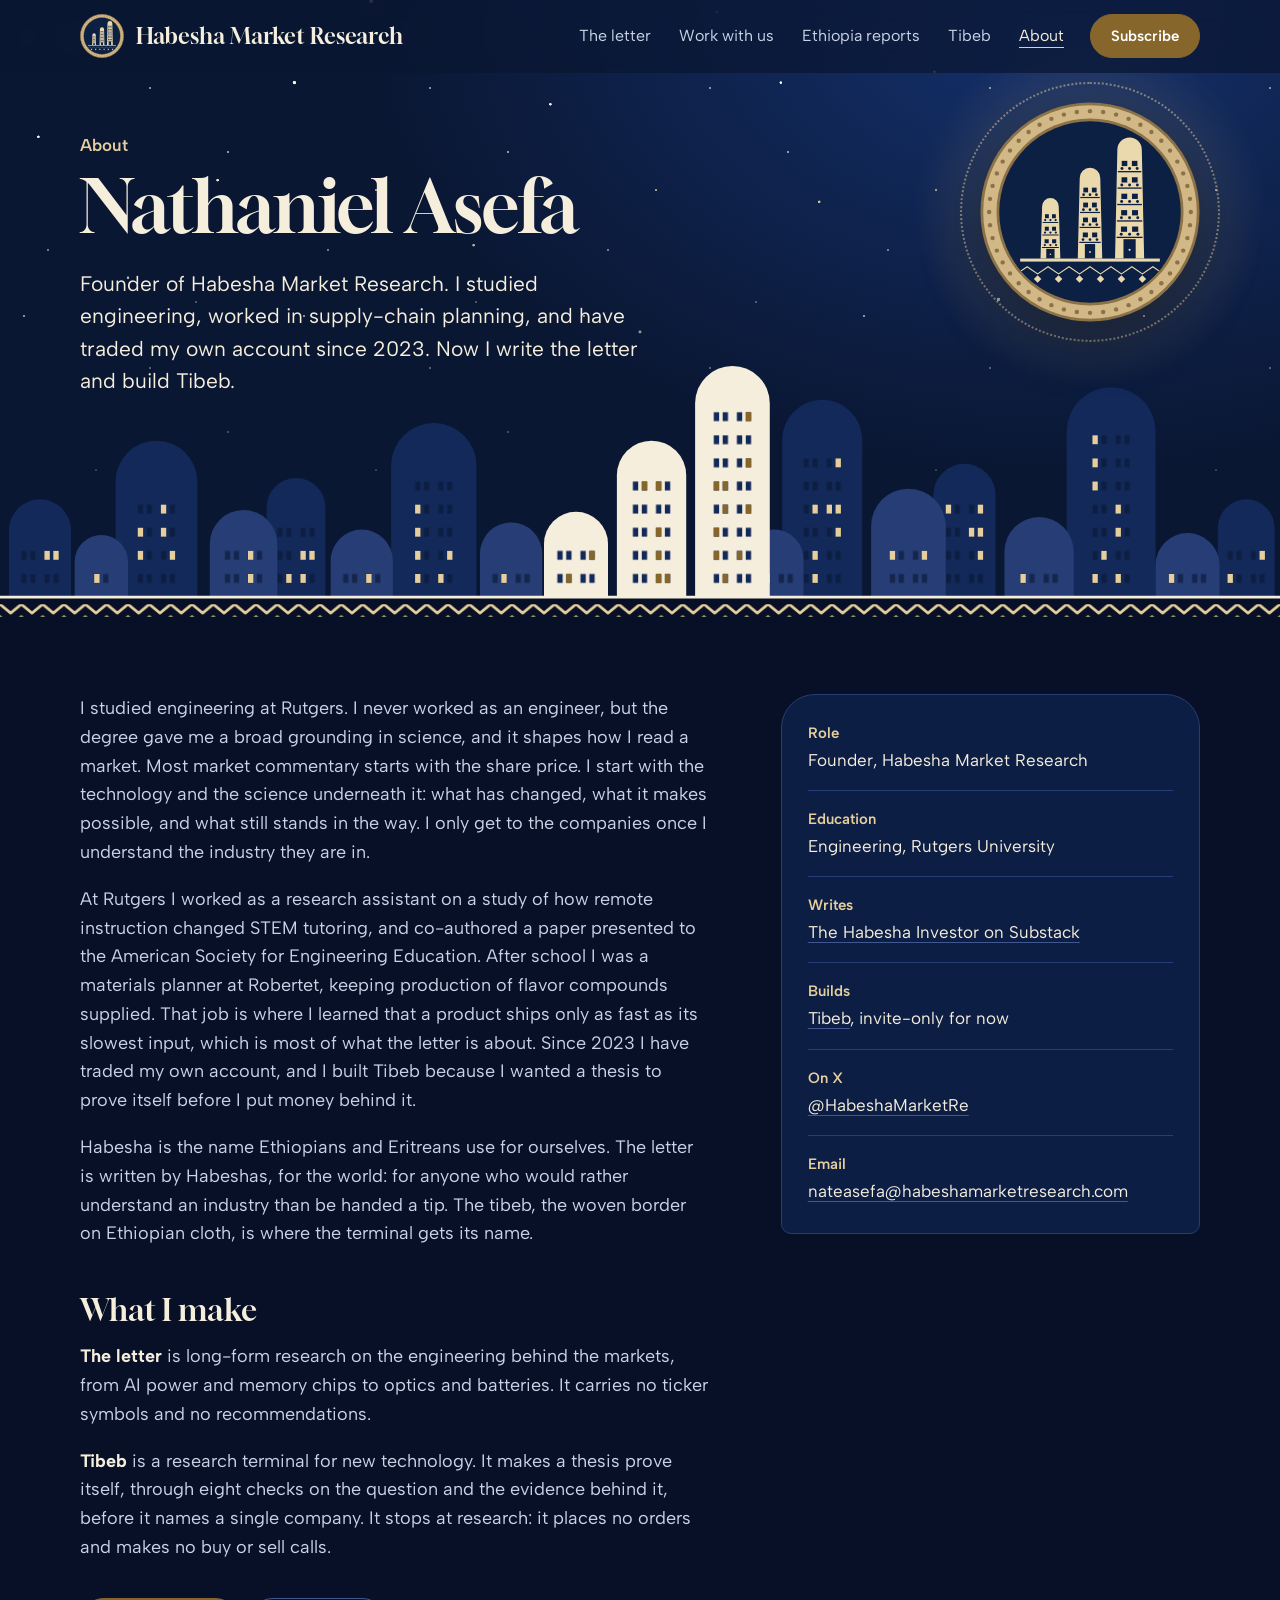
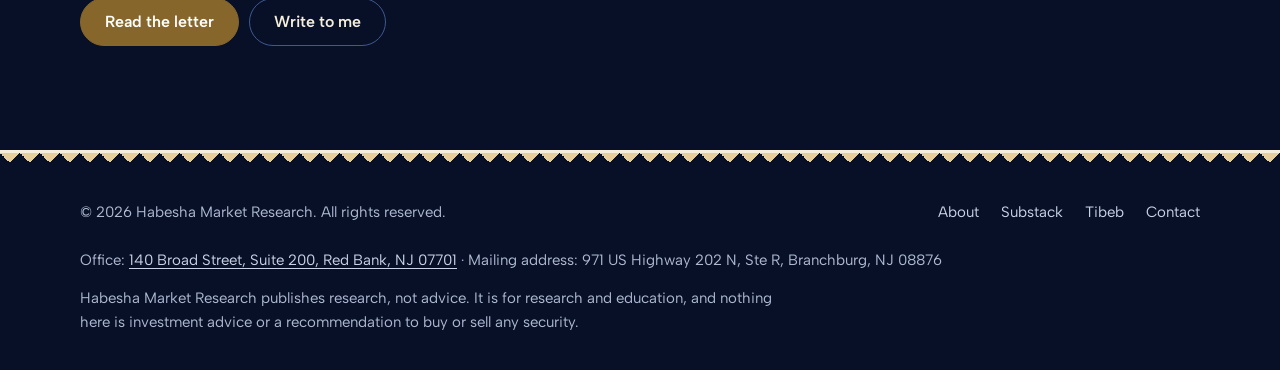
<file: about/index.html>
<!DOCTYPE html>
<html lang="en">
<head>
<meta charset="UTF-8"/>
<meta name="viewport" content="width=device-width, initial-scale=1.0, viewport-fit=cover"/>
<title>About · Habesha Market Research</title>
<meta name="description" content="Habesha Market Research is run by Nathaniel Asefa, who studied engineering at Rutgers, writes the letter and builds Tibeb."/>
<meta property="og:title" content="About · Habesha Market Research"/>
<meta property="og:description" content="Who is behind Habesha Market Research: Nathaniel Asefa, who studied engineering at Rutgers, writes the letter and builds Tibeb."/>
<meta property="og:image" content="https://www.habeshamarketresearch.com/assets/og-logo.png"/>
<meta property="og:type" content="profile"/>
<meta property="og:url" content="https://www.habeshamarketresearch.com/about/"/>
<link rel="canonical" href="https://www.habeshamarketresearch.com/about/"/>
<meta name="theme-color" content="#0A1733"/>
<link rel="icon" href="/favicon.ico" sizes="48x48"/>
<link rel="icon" type="image/png" sizes="32x32" href="/assets/favicon-32.png"/>
<link rel="icon" type="image/png" sizes="16x16" href="/assets/favicon-16.png"/>
<link rel="apple-touch-icon" sizes="180x180" href="/assets/apple-touch-icon.png"/>
<link rel="preconnect" href="https://fonts.googleapis.com"/>
<link rel="preconnect" href="https://fonts.gstatic.com" crossorigin/>
<link href="https://fonts.googleapis.com/css2?family=Gloock&family=Albert+Sans:wght@400..700&family=Noto+Serif+Ethiopic:wght@400..700&display=swap" rel="stylesheet"/>
<script>
/* The page plays once on load, and the sky keeps moving. Without this class
   (no script, or the visitor asked for reduced motion) every element is in
   its finished state. The styles and what moves are in /assets/site.css. */
if (!window.matchMedia || !window.matchMedia('(prefers-reduced-motion: reduce)').matches) {
  document.documentElement.className += ' anim';
}
</script>
<link rel="stylesheet" href="/assets/site.css?v=20261111b"/>
<script src="/assets/site.js?v=20261111b" defer></script>
<script type="application/ld+json">
{"@context":"https://schema.org","@type":"Organization","name":"Habesha Market Research","url":"https://www.habeshamarketresearch.com","email":"nateasefa@habeshamarketresearch.com","address":{"@type":"PostalAddress","streetAddress":"140 Broad Street, Suite 200","addressLocality":"Red Bank","addressRegion":"NJ","postalCode":"07701","addressCountry":"US"}}
</script>
</head>
<body>
<a class="skip" href="#main">Skip to the content</a>

<header class="nav" id="nav">
  <div class="nav-in">
    <a href="/" class="brand" aria-label="Habesha Market Research, home"><img class="brand-emblem" src="/assets/emblem.svg" alt="" width="44" height="44"/><span class="brand-name" aria-hidden="true">Habesha Market Research</span></a>
    <button class="nav-burger" id="navBurger" type="button" aria-label="Menu" aria-expanded="false" aria-controls="navLinks">
      <svg width="18" height="18" viewBox="0 0 18 18" fill="none" stroke="currentColor" stroke-width="1.6" stroke-linecap="round" aria-hidden="true"><path d="M2.5 5h13M2.5 9h13M2.5 13h13"/></svg>
    </button>
    <nav class="nav-links" id="navLinks" aria-label="Site">
      <a href="/#letter">The letter</a>
      <a href="/#work">Work with us</a>
      <a href="/#ethiopia">Ethiopia reports</a>
      <a href="https://www.tibeb.trade/landing.html">Tibeb</a>
      <a href="/about/" aria-current="page">About</a>
      <a href="/#subscribe" class="btn btn-primary">Subscribe</a>
    </nav>
  </div>
</header>

<main id="main">
<section class="about-sky sky">
  <div class="stars stars-1" aria-hidden="true"></div>
  <div class="stars stars-2" aria-hidden="true"></div>
  <div class="shoot" aria-hidden="true"></div>
  <div class="wrap">
    <div class="moon" aria-hidden="true"><div class="moon-in"><span class="moon-halo"></span><span class="moon-ring"></span><img src="/assets/emblem.svg" alt="" width="220" height="220"/></div></div>
    <p class="kicker">About</p>
    <h1><span class="w" style="--d:.2s">Nathaniel</span> <span class="w" style="--d:.34s">Asefa</span></h1>
    <p class="lede">
      Founder of Habesha Market Research. I studied engineering, worked in supply-chain planning, and have
      traded my own account since 2023. Now I write the letter and build Tibeb.
    </p>
  </div>
  <div class="skyline" data-src="/assets/skyline.svg?v=20261111b" aria-hidden="true"></div>
</section>

<div class="about">
  <div class="wrap about-grid">
    <article class="reveal">
      <div class="prose">
        <p>
          I studied engineering at Rutgers. I never worked as an engineer, but the degree gave me a broad grounding in
          science, and it shapes how I read a market. Most market commentary
          starts with the share price. I start with
          the technology and the science underneath it: what has changed, what it makes possible, and what still
          stands in the way.
          I only get to the companies once I understand the industry they are in.
        </p>
        <p>
          At Rutgers I worked as a research assistant on a study of how remote instruction changed STEM tutoring,
          and co-authored a paper presented to the American Society for Engineering Education. After school I
          was a materials planner at Robertet, keeping production of flavor compounds supplied. That job is where
          I learned that a product ships only as fast as its slowest input, which is most of what the letter is
          about. Since 2023 I have traded my own account, and I built Tibeb because I wanted a thesis to prove
          itself before I put money behind it.
        </p>
        <p>
          Habesha is the name Ethiopians and Eritreans use for ourselves. The letter is written by Habeshas, for
          the world: for anyone who would rather understand an industry than be handed a tip. The tibeb, the woven
          border on Ethiopian cloth, is where the terminal gets its name.
        </p>

        <h2>What I make</h2>
        <p>
          <strong>The letter</strong> is long-form research on the engineering behind the markets, from AI power
          and memory chips to optics and batteries. It carries no ticker symbols and no recommendations.
        </p>
        <p>
          <strong>Tibeb</strong> is a research terminal for new technology. It makes a thesis prove itself, through
          eight checks on the question and the evidence behind it, before it names a single company. It stops at
          research: it places no orders and makes no buy or sell calls.
        </p>
      </div>

      <div class="cta">
        <a href="https://thehabeshainvestor.substack.com" target="_blank" rel="noopener" class="btn btn-primary">Read the letter</a>
        <a href="mailto:nateasefa@habeshamarketresearch.com" class="btn btn-quiet">Write to me</a>
      </div>
    </article>

    <aside class="reveal" aria-label="At a glance" style="--d:.15s">
      <dl class="facts">
        <div class="fact"><dt>Role</dt><dd>Founder, Habesha Market Research</dd></div>
        <div class="fact"><dt>Education</dt><dd>Engineering, Rutgers University</dd></div>
        <div class="fact"><dt>Writes</dt><dd><a href="https://thehabeshainvestor.substack.com" target="_blank" rel="noopener">The Habesha Investor on Substack</a></dd></div>
        <div class="fact"><dt>Builds</dt><dd><a href="https://www.tibeb.trade/landing.html">Tibeb</a>, invite-only for now</dd></div>
        <div class="fact"><dt>On X</dt><dd><a href="https://x.com/HabeshaMarketRe" target="_blank" rel="noopener">@HabeshaMarketRe</a></dd></div>
        <div class="fact"><dt>Email</dt><dd><a href="mailto:nateasefa@habeshamarketresearch.com">nateasefa@habeshamarketresearch.com</a></dd></div>
      </dl>
    </aside>
  </div>
</div>
</main>

<footer class="footer">
  <div class="footer-in">
    <div>© 2026 Habesha Market Research. All rights reserved.</div>
    <div class="footer-links">
      <a href="/about/">About</a>
      <a href="https://thehabeshainvestor.substack.com" target="_blank" rel="noopener">Substack</a>
      <a href="https://www.tibeb.trade/landing.html">Tibeb</a>
      <a href="mailto:nateasefa@habeshamarketresearch.com">Contact</a>
    </div>
    <address class="footer-addr">Office: <a href="https://www.google.com/maps/search/?api=1&amp;query=140+Broad+Street+Suite+200+Red+Bank+NJ+07701" target="_blank" rel="noopener">140 Broad Street, Suite 200, Red Bank, NJ 07701</a> · Mailing address: 971 US Highway 202 N, Ste R, Branchburg, NJ 08876</address>
    <p class="footer-note">Habesha Market Research publishes research, not advice. It is for research and education, and nothing here is investment advice or a recommendation to buy or sell any security.</p>
  </div>
</footer>
</body>
</html>
</file>
<file: assets/site.css>
/* ══════════════════════════════════════════════════════════════════════
   Habesha Market Research: the night skyline (Nov 2026)

   The coin, made a place. Its navy is the night sky, its champagne is the
   light (the moon, the lit windows, the zigzag under the ground line), and
   its three stelae stand in ivory in a skyline of Aksum stelae. The sky is
   only ever above the ground line: the hero and a page's header. Below it
   the page is the ground, and everything on it is a panel with a stela's
   rounded head.

   Colour carries meaning and nothing else: green is for, red is against.
   Gold with white type is the one thing to press.

   Motion: the page plays once on load (html.anim, set in the head when the
   visitor has not asked for reduced motion) and what is below the first
   screen rises as it is scrolled to (html.js, set by site.js). Without
   either class every element is in its finished state.
   ══════════════════════════════════════════════════════════════════════ */
:root {
  --night:    #0A1733;   /* the sky */
  --dusk:     #14306B;   /* the sky near the moon */
  --ground:   #071027;   /* below the ground line */
  --card:     #0D1E45;
  --raised:   #12295A;   /* the coin's disc */
  --line:     #263D75;
  --line-2:   #40588F;
  --ink:      #F6EEDC;   /* ivory: the stelae, and words */
  --ink-2:    #C9D2E6;
  --ink-3:    #AEB9D1;
  --accent:   #E6CF9C;   /* champagne: the rim, the light */
  --gold:     #86662A;   /* what is pressed */
  --gold-hi:  #9B7732;
  --on-gold:  #FFFFFF;
  --green:    #5CBF98;
  --red:      #E8746E;

  --display: 'Gloock', 'Noto Serif Ethiopic', Georgia, 'Times New Roman', serif;
  --body:    'Albert Sans', system-ui, -apple-system, 'Segoe UI', sans-serif;

  --gutter: 40px;
  --wrap:   1200px;
  --sky-h:  max(220px, 25vw);      /* the skyline's height: its drawing is 1440 by 400 */
  --ease:   cubic-bezier(.2, .8, .2, 1);
}
*, *::before, *::after { box-sizing: border-box; }
* { margin: 0; padding: 0; }
html { scroll-behavior: smooth; scroll-padding-top: 96px; -webkit-text-size-adjust: 100%; }
body {
  font-family: var(--body);
  font-size: 18px;
  line-height: 1.6;
  font-variant-numeric: tabular-nums;
  background: var(--ground);
  color: var(--ink);
  -webkit-font-smoothing: antialiased;
  text-rendering: optimizeLegibility;
  overflow-x: hidden;
}
a { color: inherit; }
::selection { background: rgba(230, 207, 156, 0.3); }
:focus-visible { outline: 2px solid var(--accent); outline-offset: 3px; }

.wrap { position: relative; max-width: var(--wrap); margin: 0 auto; padding: 0 var(--gutter); }
.skip {
  position: absolute; left: 12px; top: -60px; z-index: 200;
  padding: 10px 14px; background: var(--ink); color: var(--night);
  font-weight: 600; font-size: 15px; text-decoration: none; border-radius: 8px;
}
.skip:focus { top: 22px; }

/* ─── Buttons ─── */
.btn {
  display: inline-flex; align-items: center; justify-content: center;
  min-height: 48px; padding: 10px 24px;
  border: 1px solid transparent; border-radius: 26px;
  font: 600 16px/1.25 var(--body);
  text-decoration: none; white-space: nowrap; cursor: pointer;
  transition: background 0.2s, border-color 0.2s, color 0.2s, transform 0.2s var(--ease), box-shadow 0.2s;
}
.btn-primary { background: var(--gold); border-color: var(--gold); color: var(--on-gold); }
.btn-primary:hover { background: var(--gold-hi); border-color: var(--gold-hi); transform: translateY(-2px); box-shadow: 0 10px 24px rgba(0, 0, 0, 0.35); }
.btn-quiet { background: transparent; border-color: var(--line-2); color: var(--ink); }
.btn-quiet:hover { border-color: var(--accent); background: rgba(230, 207, 156, 0.08); transform: translateY(-2px); }
.text-link { color: var(--accent); text-decoration: underline; text-decoration-thickness: 1px; text-underline-offset: 3px; }
.text-link:hover { color: var(--ink); text-decoration-thickness: 2px; }

/* ─── Nav ─── */
.nav {
  position: fixed; top: 0; left: 0; right: 0; z-index: 100;
  background: rgba(10, 23, 51, 0.72);
  -webkit-backdrop-filter: blur(12px); backdrop-filter: blur(12px);
  border-bottom: 1px solid transparent;
  transition: border-color 0.2s, background 0.2s;
}
.nav.scrolled { border-bottom-color: var(--line); background: rgba(7, 16, 39, 0.9); }
.nav-in {
  max-width: var(--wrap); margin: 0 auto; padding: 0 var(--gutter);
  height: 72px; display: flex; align-items: center; justify-content: space-between; gap: 24px;
}
.brand { display: inline-flex; align-items: center; gap: 12px; min-height: 44px; text-decoration: none; color: var(--ink); }
.brand-emblem { display: block; height: 44px; width: 44px; transition: transform 0.8s var(--ease); }
.brand:hover .brand-emblem { transform: rotate(360deg); }
.brand-name { font: 400 22px/1.1 var(--display); white-space: nowrap; }
.nav-links { display: flex; align-items: center; gap: 4px; }
.nav-links a { padding: 10px 12px; font-size: 16px; white-space: nowrap; color: var(--ink-2); text-decoration: none; border-radius: 8px; transition: color 0.15s; }
.nav-links a:hover, .nav-links a[aria-current] { color: var(--ink); text-decoration: underline; text-decoration-color: var(--accent); text-underline-offset: 6px; }
.nav-links .btn { margin-left: 10px; min-height: 44px; padding: 8px 20px; font-size: 15px; color: var(--on-gold); border-radius: 22px; }
.nav-links .btn:hover { color: var(--on-gold); text-decoration: none; }
.nav-burger {
  display: none; flex: none; width: 44px; height: 44px;
  align-items: center; justify-content: center;
  background: transparent; border: 1px solid var(--line-2); border-radius: 12px; color: var(--ink); cursor: pointer;
}

/* ─── The sky: stars, a shooting star, the moon, the skyline ─── */
.sky {
  position: relative; overflow: hidden; isolation: isolate;
  background: radial-gradient(1100px 720px at 82% 4%, var(--dusk) 0%, var(--night) 62%);
  --p: 0;                      /* how far the sky has been scrolled past, 0 to 1 (site.js) */
}
.sky::before {
  content: ""; position: absolute; inset: 0 0 calc(var(--sky-h) * 0.4) 0; z-index: -1; pointer-events: none;
  background-image:
    radial-gradient(circle at 24px 36px, rgba(246, 238, 220, 0.75) 0 0.8px, transparent 1.4px),
    radial-gradient(circle at 150px 88px, rgba(246, 238, 220, 0.55) 0 0.7px, transparent 1.3px),
    radial-gradient(circle at 96px 190px, rgba(230, 207, 156, 0.7) 0 0.8px, transparent 1.4px),
    radial-gradient(circle at 228px 152px, rgba(246, 238, 220, 0.6) 0 0.7px, transparent 1.3px),
    radial-gradient(circle at 196px 22px, rgba(246, 238, 220, 0.45) 0 0.6px, transparent 1.2px),
    radial-gradient(circle at 48px 250px, rgba(246, 238, 220, 0.5) 0 0.7px, transparent 1.3px);
  background-size: 280px 280px;
  transform: translate3d(0, calc(var(--p) * 50px), 0);
}
/* The stars thin out lower in the sky, so none sits among the words like a stray full stop. */
.sky::before, .stars {
  -webkit-mask-image: linear-gradient(to bottom, #000 0, #000 46%, rgba(0, 0, 0, 0.25) 100%);
          mask-image: linear-gradient(to bottom, #000 0, #000 46%, rgba(0, 0, 0, 0.25) 100%);
}
.stars {
  position: absolute; inset: -80px 0 calc(var(--sky-h) * 0.5) 0; z-index: -1; pointer-events: none;
  transform: translate3d(0, calc(var(--p) * 90px), 0);
}
.stars-1 {
  background-image:
    radial-gradient(circle at 6% 22%, #F6EEDC 0 1.5px, transparent 2px),
    radial-gradient(circle at 17% 48%, #F6EEDC 0 1px, transparent 1.6px),
    radial-gradient(circle at 29% 15%, #E6CF9C 0 1.6px, transparent 2.2px),
    radial-gradient(circle at 43% 34%, #F6EEDC 0 1px, transparent 1.6px),
    radial-gradient(circle at 56% 17%, #F6EEDC 0 1.4px, transparent 2px),
    radial-gradient(circle at 64% 52%, #E6CF9C 0 1px, transparent 1.6px),
    radial-gradient(circle at 73% 28%, #F6EEDC 0 1px, transparent 1.6px),
    radial-gradient(circle at 91% 44%, #F6EEDC 0 1.4px, transparent 2px),
    radial-gradient(circle at 97% 14%, #F6EEDC 0 1px, transparent 1.6px);
}
.stars-2 {
  transform: translate3d(0, calc(var(--p) * 150px), 0);
  background-image:
    radial-gradient(circle at 10% 66%, #F6EEDC 0 1px, transparent 1.6px),
    radial-gradient(circle at 23% 30%, #F6EEDC 0 1.4px, transparent 2px),
    radial-gradient(circle at 37% 60%, #E6CF9C 0 1px, transparent 1.6px),
    radial-gradient(circle at 50% 76%, #F6EEDC 0 1.2px, transparent 1.8px),
    radial-gradient(circle at 61% 30%, #F6EEDC 0 1px, transparent 1.6px),
    radial-gradient(circle at 78% 70%, #F6EEDC 0 1.4px, transparent 2px),
    radial-gradient(circle at 85% 20%, #E6CF9C 0 1px, transparent 1.6px),
    radial-gradient(circle at 3% 40%, #F6EEDC 0 1px, transparent 1.6px);
}
.shoot {
  position: absolute; top: 96px; left: -190px; z-index: -1; pointer-events: none;
  width: 170px; height: 2px; border-radius: 2px;
  background: linear-gradient(90deg, transparent, var(--accent));
  opacity: 0;
}
.moon {
  position: absolute; z-index: 0; pointer-events: none;
  width: 220px; aspect-ratio: 1 / 1;
  transform: translate3d(0, calc(var(--p) * 120px), 0);
}
.moon-in { position: absolute; inset: 0; }
.moon-halo {
  position: absolute; inset: -34%; border-radius: 50%;
  background: radial-gradient(circle, rgba(230, 207, 156, 0.42) 0%, rgba(230, 207, 156, 0.12) 42%, rgba(230, 207, 156, 0) 68%);
}
.moon-ring {
  position: absolute; inset: -9%; border-radius: 50%;
  border: 2px dotted rgba(230, 207, 156, 0.55);
}
.moon img { position: relative; display: block; width: 100%; height: 100%; filter: drop-shadow(0 14px 30px rgba(0, 0, 0, 0.45)); }

.skyline {
  position: absolute; left: 0; right: 0; bottom: 0; z-index: 0;
  height: var(--sky-h); pointer-events: none;
}
.skyline svg { display: block; width: 100%; height: 100%; }
.sk-r { transform-box: fill-box; transform-origin: 50% 100%; }

/* ─── Hero ─── */
.hero { padding: 132px 0 calc(var(--sky-h) * 0.62); }
.hero-grid { position: relative; z-index: 1; display: grid; grid-template-columns: minmax(0, 1fr) minmax(0, 440px); gap: 56px; align-items: start; }
.hero h1 {
  font: 400 clamp(42px, 5.3vw, 80px)/1.02 var(--display);
  letter-spacing: -0.015em;
  color: var(--ink);
}
.hero h1 .w { display: inline-block; }
.hero-lede { margin-top: 28px; font-size: 19.5px; line-height: 1.55; color: var(--ink-2); max-width: 54ch; }
.hero-lede strong { color: var(--ink); font-weight: 600; }
.hero-points { list-style: none; margin: 24px 0 0; display: grid; gap: 10px; }
.hero-points li { position: relative; padding-left: 30px; font-size: 17px; line-height: 1.5; color: var(--ink-2); }
/* A small stela for a bullet. */
.hero-points li::before { content: ""; position: absolute; left: 4px; top: 0.3em; width: 10px; height: 16px; border-radius: 5px 5px 0 0; background: var(--accent); }
.hero-cta { display: flex; flex-wrap: wrap; gap: 10px; margin-top: 28px; }
.hero-note { display: flex; align-items: center; gap: 10px; margin-top: 16px; font-size: 15.5px; color: var(--ink-3); }
.hero-note .dot { flex: none; width: 9px; height: 9px; border-radius: 50%; background: var(--accent); }
.hero-side { position: relative; }
.hero-side .moon { top: -108px; right: -100px; width: 236px; }

/* Substack checks every sign-up in its own page (a captcha, a bot check), so the address is
   typed into its embed. Its card is ivory, which is our --ink. The frame is as tall as the
   card at each width (logo to terms: 416px from 400px wide, 438 at 360, 478 at 300 to 335,
   500 at 280), with room above and below; if it is ever taller, it scrolls, never clips. */
.signup {
  position: relative; z-index: 1; padding: 26px 26px 20px; border-radius: 34px 34px 14px 14px;
  background: var(--card); border: 1px solid var(--line-2);
  box-shadow: 0 30px 70px rgba(0, 0, 0, 0.45), inset 0 1px 0 rgba(230, 207, 156, 0.16);
}
.signup-title { margin: 2px 0 6px; font: 400 30px/1.2 var(--display); color: var(--ink); text-align: center; }
.signup-sub { margin-bottom: 16px; font-size: 15.5px; color: var(--accent); text-align: center; }
.signup-frame { border-radius: 14px; overflow: hidden; background: var(--ink); }
.signup-frame iframe { display: block; width: 100%; height: 440px; border: 0; background: var(--ink); }
.signup-fine { margin-top: 12px; font-size: 14px; line-height: 1.5; color: var(--ink-3); text-align: center; }
.signup-fine a { color: var(--ink-2); text-underline-offset: 3px; }

/* ─── The ground: sections ─── */
.section { position: relative; padding: 88px 0 96px; }
.section-tight { padding: 56px 0 64px; }
.section-head { display: grid; grid-template-columns: minmax(0, 1fr) minmax(0, 1fr); gap: 56px; align-items: end; margin-bottom: 44px; }
.section-title { font: 400 clamp(34px, 3.8vw, 52px)/1.1 var(--display); letter-spacing: -0.01em; color: var(--ink); }
.section-lede { font-size: 18px; color: var(--ink-2); max-width: 52ch; }

/* The rule between sections: the ground line, with a few teeth of the zigzag. */
.rule { position: relative; height: 14px; max-width: var(--wrap); margin: 0 auto; padding: 0 var(--gutter); }
.rule::before { content: ""; position: absolute; left: var(--gutter); right: var(--gutter); top: 0; height: 1px; background: var(--line); }
.rule::after {
  content: ""; position: absolute; left: var(--gutter); top: 4px; width: 96px; height: 8px;
  background:
    linear-gradient(135deg, var(--accent) 25%, transparent 25%) -8px 0 / 16px 16px,
    linear-gradient(225deg, var(--accent) 25%, transparent 25%) -8px 0 / 16px 16px;
}

/* The letter: three panels, each with a stela's head. */
.posts { list-style: none; display: grid; grid-template-columns: repeat(auto-fit, minmax(min(310px, 100%), 1fr)); gap: 20px; }
.post { display: flex; }
.post a {
  flex: 1; display: flex; flex-direction: column; gap: 8px;
  padding: 30px 26px 24px; border-radius: 34px 34px 10px 10px;
  background: var(--card); border: 1px solid var(--line);
  text-decoration: none;
  transition: transform 0.3s var(--ease), border-color 0.3s, box-shadow 0.3s;
}
.post a:hover { transform: translateY(-8px); border-color: var(--accent); box-shadow: 0 22px 50px rgba(0, 0, 0, 0.4); }
.post-kind { order: 1; font-size: 15px; color: var(--ink-3); }
.post-title { order: 2; font: 400 26px/1.2 var(--display); color: var(--ink); }
.post-desc { order: 3; font-size: 16.5px; line-height: 1.55; color: var(--ink-2); }
.post-go { order: 4; margin-top: auto; padding-top: 10px; font-size: 15.5px; font-weight: 600; color: var(--accent); text-decoration: underline; text-underline-offset: 3px; }
.letter-bar { margin-top: 32px; display: flex; flex-wrap: wrap; gap: 16px 28px; align-items: center; justify-content: space-between; }
.letter-bar p { font-size: 17px; color: var(--ink-2); max-width: 58ch; }
.letter-bar .btns { display: flex; flex-wrap: wrap; gap: 10px; }

/* Offers. */
.offers { display: grid; grid-template-columns: repeat(2, minmax(0, 1fr)); gap: 20px; }
.offer {
  display: flex; flex-direction: column; gap: 12px;
  padding: 32px 28px 26px; background: var(--card);
  border: 1px solid var(--line); border-radius: 34px 34px 10px 10px;
  transition: transform 0.3s var(--ease), border-color 0.3s;
}
.offers .offer:hover { transform: translateY(-6px); border-color: var(--accent); }
.report-buy[aria-disabled="true"] { opacity: 0.55; cursor: default; pointer-events: none; }
.offer-tag { font-size: 15px; font-weight: 600; color: var(--accent); }
.offer-title { font: 400 26px/1.2 var(--display); color: var(--ink); }
.offer-what { font-size: 16.5px; line-height: 1.55; color: var(--ink-2); }
.offer-cta { margin-top: auto; padding-top: 12px; display: flex; flex-wrap: wrap; align-items: center; gap: 12px 20px; }
.offer-cta .text-link { font-size: 15px; }
.offer.offer-wide { display: grid; grid-template-columns: minmax(0, 1.25fr) minmax(0, 1fr); gap: 0; padding: 0; overflow: hidden; border-radius: 34px 34px 10px 10px; }
.offer-main { display: flex; flex-direction: column; gap: 14px; padding: 40px 44px 38px; }
.offer-title-lg { font-size: clamp(28px, 2.7vw, 36px); }
.offer-gets { list-style: none; margin: 4px 0 0; display: grid; gap: 10px; }
.offer-gets li { position: relative; padding-left: 28px; font-size: 16px; line-height: 1.5; color: var(--ink-2); }
.offer-gets li::before { content: ""; position: absolute; left: 4px; top: 0.3em; width: 9px; height: 15px; border-radius: 5px 5px 0 0; background: var(--accent); }
.offer-main .offer-cta { padding-top: 18px; }
.offer-side { padding: 40px 44px 38px; background: var(--ground); border-left: 1px solid var(--line); }
.offer-side-h { font: 400 22px/1.2 var(--display); color: var(--ink); margin-bottom: 22px; }
.offer-steps { list-style: none; display: grid; gap: 0; }
.offer-steps li { position: relative; display: grid; grid-template-columns: 38px minmax(0, 1fr); gap: 16px; padding-bottom: 24px; }
.offer-steps li:last-child { padding-bottom: 0; }
.offer-steps li:not(:last-child)::after { content: ""; position: absolute; left: 18px; top: 42px; bottom: 4px; width: 1px; background: var(--line-2); }
/* A step's number, struck as a small coin. */
.step-n { width: 38px; height: 38px; border-radius: 50%; border: 2px solid var(--accent); background: var(--raised); color: var(--ink); display: grid; place-items: center; font: 400 17px var(--display); }
.offer-steps b { display: block; font-size: 16.5px; font-weight: 600; color: var(--ink); margin-top: 6px; }
.offer-steps div span { display: block; font-size: 15px; line-height: 1.5; color: var(--ink-3); margin-top: 3px; }

/* Tibeb, in brief: a small skyline of evidence. */
.tibeb-box {
  display: flex; align-items: center; justify-content: space-between; gap: 24px 40px; flex-wrap: wrap;
  padding: 30px 32px; border: 1px solid var(--line); border-radius: 34px 34px 10px 10px; background: var(--card);
}
.tibeb-words { flex: 1 1 360px; max-width: 62ch; display: flex; flex-direction: column; gap: 8px; }
.tibeb-title { font: 400 28px/1.2 var(--display); color: var(--ink); }
.tibeb-what { font-size: 16.5px; line-height: 1.55; color: var(--ink-2); }
.tibeb-art { flex: 0 1 260px; min-width: 200px; }
.tibeb-art svg { display: block; width: 100%; height: auto; }
.tibeb-art .ta-r { transform-box: fill-box; transform-origin: 50% 100%; }

/* The request form. */
.contact { display: grid; grid-template-columns: minmax(0, 1fr) minmax(0, 1fr); gap: 56px; align-items: start; }
.contact > div { padding-top: 10px; }
.request-note { margin-top: 18px; font-size: 17px; color: var(--ink-2); max-width: 46ch; }
.mail { display: inline-block; margin-top: 14px; padding: 10px 0; font: 600 16px var(--body); color: var(--accent); text-decoration: underline; text-decoration-color: var(--line-2); text-underline-offset: 5px; overflow-wrap: anywhere; }
.mail:hover { color: var(--ink); text-decoration-color: var(--ink); }
.addr-grid { display: flex; flex-wrap: wrap; gap: 14px 40px; margin-top: 18px; }
.request-addr { font-style: normal; font-size: 16px; line-height: 1.55; color: var(--ink-3); }
.request-addr a { color: var(--ink-2); text-underline-offset: 3px; }
.addr-label { display: block; font-size: 15px; font-weight: 600; color: var(--ink); margin-bottom: 2px; }
.request { display: flex; flex-direction: column; gap: 16px; padding: 30px 28px 26px; background: var(--card); border: 1px solid var(--line); border-radius: 34px 34px 10px 10px; }
.field { display: flex; flex-direction: column; gap: 6px; }
.field-row { display: grid; grid-template-columns: minmax(0, 1fr) minmax(0, 1fr); gap: 16px; }
.field-row[hidden], .field[hidden] { display: none; }
.field label { font-size: 15px; font-weight: 600; color: var(--ink); }
.field .opt { font-weight: 400; color: var(--ink-3); }
.field input, .field select, .field textarea {
  width: 100%; min-height: 48px; padding: 12px 16px; border-radius: 14px;
  background: var(--ground); color: var(--ink); border: 1px solid var(--line-2);
  font: 400 16px/1.4 var(--body);
  transition: border-color 0.2s;
}
.field textarea { resize: vertical; min-height: 120px; }
.field input:hover, .field select:hover, .field textarea:hover { border-color: var(--ink-3); }
.field input:focus-visible, .field select:focus-visible, .field textarea:focus-visible { outline: 2px solid var(--accent); outline-offset: 1px; border-color: var(--accent); }
.field ::placeholder { color: var(--ink-3); opacity: 1; }
.field select option { background: var(--night); color: var(--ink); }
.request .btn { align-self: flex-start; min-width: 180px; }
.request .btn:disabled { opacity: 0.6; cursor: wait; transform: none; }
.hp { position: absolute; left: -9999px; width: 1px; height: 1px; overflow: hidden; }
.form-status { min-height: 1.4em; font-size: 15px; color: var(--ink-2); }
.form-status.ok { color: var(--green); }
.form-status.err { color: var(--red); }

/* ─── The About page ─── */
.about-sky { padding: 132px 0 calc(var(--sky-h) * 0.7); }
.about-sky .wrap { z-index: 1; }
.about-sky .moon { top: -30px; right: var(--gutter); }
.about-sky h1 { font: 400 clamp(42px, 5.6vw, 84px)/1.04 var(--display); letter-spacing: -0.015em; color: var(--ink); }
.about-sky h1 .w { display: inline-block; }
.kicker { font-size: 17px; font-weight: 600; color: var(--accent); margin-bottom: 10px; }
.lede { margin-top: 24px; font-size: 21px; line-height: 1.55; color: var(--ink); max-width: 44ch; }
.about { padding: 72px 0 104px; }
.about-grid { display: grid; grid-template-columns: minmax(0, 1.5fr) minmax(0, 1fr); gap: 72px; align-items: start; }
.prose { max-width: 62ch; }
.prose p { color: var(--ink-2); }
.prose p + p { margin-top: 18px; }
.prose strong { color: var(--ink); }
.prose h2 { margin: 44px 0 14px; font: 400 30px/1.2 var(--display); color: var(--ink); }
.cta { display: flex; flex-wrap: wrap; gap: 10px; margin-top: 36px; }
.facts { padding: 10px 26px 12px; background: var(--card); border: 1px solid var(--line); border-radius: 34px 34px 10px 10px; }
.fact { padding: 16px 0; border-bottom: 1px solid var(--line); }
.fact:last-child { border-bottom: 0; }
.fact dt { font-size: 15px; font-weight: 600; color: var(--accent); }
.fact dd { margin-top: 2px; font-size: 17px; color: var(--ink); }
.fact a { text-decoration: underline; text-decoration-color: var(--line-2); text-underline-offset: 4px; overflow-wrap: anywhere; }
.fact a:hover { text-decoration-color: var(--ink); }

/* ─── Footer: the zigzag, then the small print ─── */
.footer { position: relative; }
.footer::before {
  content: ""; display: block; height: 12px;
  background:
    linear-gradient(135deg, var(--accent) 25%, transparent 25%) -10px 0 / 20px 20px,
    linear-gradient(225deg, var(--accent) 25%, transparent 25%) -10px 0 / 20px 20px;
  border-top: 3px solid var(--ink);
}
.footer-in {
  max-width: var(--wrap); margin: 0 auto; padding: 28px var(--gutter) 36px;
  display: flex; flex-wrap: wrap; gap: 14px 32px; justify-content: space-between; align-items: baseline;
  font-size: 15px; color: var(--ink-3);
}
.footer-links { display: flex; flex-wrap: wrap; gap: 4px 22px; }
.footer-links a { padding: 10px 0; text-decoration: none; color: var(--ink-2); }
.footer-links a:hover { color: var(--ink); text-decoration: underline; text-decoration-color: var(--accent); text-underline-offset: 4px; }
.footer-note { flex-basis: 100%; max-width: 78ch; }
.footer-addr { flex-basis: 100%; font-style: normal; color: var(--ink-3); }
.footer-addr a { color: var(--ink-2); text-underline-offset: 3px; }

/* ══════════ Motion ══════════ */
@keyframes word     { from { opacity: 0; transform: translateY(46px) rotate(3deg); } to { opacity: 1; transform: none; } }
@keyframes lift     { from { opacity: 0; transform: translateY(18px); } to { opacity: 1; transform: none; } }
@keyframes moonrise { from { opacity: 0; transform: translateY(150px); } to { opacity: 1; transform: none; } }
@keyframes halo     { from { opacity: 0.45; transform: scale(0.92); } to { opacity: 1; transform: scale(1.06); } }
@keyframes turn     { to { transform: rotate(360deg); } }
@keyframes glint    { from { opacity: 0.35; } to { opacity: 1; } }
@keyframes twinkle  { 0%, 100% { opacity: 0.12; } 50% { opacity: 1; } }
@keyframes shoot    { 0% { opacity: 0; transform: translate(0, 0) rotate(18deg); } 3% { opacity: 1; } 13% { opacity: 0; transform: translate(130vw, 42vw) rotate(18deg); } 100% { opacity: 0; transform: translate(130vw, 42vw) rotate(18deg); } }
@keyframes march    { to { background-position: 10px 0, 10px 0; } }
@keyframes beat     { 0% { box-shadow: 0 0 0 0 rgba(230, 207, 156, 0.6); } 100% { box-shadow: 0 0 0 12px rgba(230, 207, 156, 0); } }

.anim .hero h1 .w, .anim .about-sky h1 .w { animation: word 0.9s var(--ease) both; animation-delay: var(--d, 0s); }
.anim .hero-lede   { animation: lift 0.8s ease-out 0.95s both; }
.anim .hero-points { animation: lift 0.8s ease-out 1.1s both; }
.anim .hero-cta    { animation: lift 0.8s ease-out 1.25s both; }
.anim .hero-note   { animation: lift 0.8s ease-out 1.4s both; }
.anim .signup      { animation: lift 0.9s var(--ease) 0.5s both; }
.anim .kicker      { animation: lift 0.8s ease-out 0.1s both; }
.anim .lede        { animation: lift 0.8s ease-out 0.9s both; }
.anim .moon-in     { animation: moonrise 1.9s var(--ease) 0.25s both; }
.anim .moon-halo   { animation: halo 4s ease-in-out infinite alternate; }
.anim .moon-ring   { animation: turn 80s linear infinite; }
.anim .stars-1     { animation: glint 2.6s ease-in-out infinite alternate; }
.anim .stars-2     { animation: glint 4.4s ease-in-out 1s infinite alternate; }
.anim .shoot       { animation: shoot 9s linear 2.5s infinite; }
.anim .hero-note .dot { animation: beat 1.8s ease-out infinite; }
.anim .footer::before { animation: march 2.4s linear infinite; }

/* The skyline rises when it comes into view; its windows never stop. */
.anim .sk-r { transition: transform 1.3s var(--ease); transition-delay: var(--d, 0s); }
.anim .skyline:not(.in) .sk-r { transform: scaleY(0); }
.anim .sk-t { animation: twinkle var(--t, 3.2s) ease-in-out var(--d, 0s) infinite; }
.anim .sk-z { transition: clip-path 2.2s ease-out 0.9s; }
.anim .skyline:not(.in) .sk-z { clip-path: inset(0 100% 0 0); }

/* Below the first screen, things rise as they are scrolled to. */
.anim.js .reveal.in { transition: opacity 0.8s ease-out, transform 0.9s var(--ease); transition-delay: var(--d, 0s); }
.anim.js .reveal:not(.in) { opacity: 0; transform: translateY(36px); }
.anim.js .posts.reveal:not(.in), .anim.js .offers.reveal:not(.in) { opacity: 1; transform: none; }
.anim.js .posts.reveal.in .post, .anim.js .offers.reveal.in .offer { transition: opacity 0.8s ease-out, transform 0.9s var(--ease); }
.anim.js .posts.reveal:not(.in) .post, .anim.js .offers.reveal:not(.in) .offer { opacity: 0; transform: translateY(60px); }
.anim.js .posts.reveal.in .post:nth-child(2), .anim.js .offers.reveal.in .offer:nth-child(2) { transition-delay: 0.14s; }
.anim.js .posts.reveal.in .post:nth-child(3) { transition-delay: 0.28s; }
.anim .tibeb-art .ta-r { transition: transform 1.1s var(--ease); transition-delay: var(--d, 0s); }
.anim.js .tibeb-box:not(.in) .ta-r { transform: scaleY(0); }
.anim .tibeb-art .ta-t { animation: twinkle 2.8s ease-in-out var(--d, 0s) infinite; }

/* ─── Narrower screens ─── */
@media (max-width: 1080px) {
  /* One column: the words run the width of the sky, so the stars stop above them. */
  .sky::before, .stars {
    -webkit-mask-image: linear-gradient(to bottom, #000 0, #000 250px, transparent 470px);
            mask-image: linear-gradient(to bottom, #000 0, #000 250px, transparent 470px);
  }
  /* The row of links no longer fits beside the name: the menu folds. */
  .nav-burger { display: inline-flex; }
  .nav-links {
    display: none;
    position: absolute; top: 100%; left: 12px; right: 12px; margin-top: 6px;
    flex-direction: column; align-items: stretch; gap: 2px;
    padding: 8px; background: var(--card); border: 1px solid var(--line-2); border-radius: 18px;
    box-shadow: 0 12px 30px rgba(0, 0, 0, 0.45);
  }
  .nav-links.open { display: flex; }
  .nav-links a { padding: 12px; font-size: 17px; }
  .nav-links .btn { margin: 6px 0 0; padding: 12px; font-size: 17px; }
  .hero-grid { grid-template-columns: minmax(0, 1fr); gap: 44px; }
  .hero { padding-bottom: calc(var(--sky-h) * 0.92); }
  .hero-side { position: static; }
  .hero-side .moon { top: -34px; right: 0; width: 150px; }
  .hero h1 { max-width: calc(100% - 130px); }
  .signup { max-width: 520px; width: 100%; margin: 0 auto; }
  .section-head, .contact { grid-template-columns: minmax(0, 1fr); gap: 20px; align-items: start; }
  .contact > div { padding-top: 0; }
  .section-head { margin-bottom: 36px; }
  .about-grid { grid-template-columns: minmax(0, 1fr); gap: 48px; }
}
@media (max-width: 860px) {
  :root { --gutter: 20px; }
  body { font-size: 17px; }
  .nav-in { height: 64px; gap: 12px; }
  .brand { gap: 10px; }
  .brand-emblem { height: 38px; width: 38px; }
  .brand-name { font-size: 19px; }
  .hero, .about-sky { padding-top: 112px; }
  .section { padding: 64px 0 72px; }
  .about { padding: 56px 0 72px; }
  .offers, .field-row { grid-template-columns: minmax(0, 1fr); }
  .offer { padding: 28px 22px 22px; }
  .offer.offer-wide { grid-template-columns: minmax(0, 1fr); padding: 0; }
  .offer-main, .offer-side { padding: 30px 22px 26px; }
  .offer-side { border-left: 0; border-top: 1px solid var(--line); }
  .tibeb-box, .request { padding: 28px 20px 24px; }
  .post a { padding: 28px 22px 22px; }
  .post-title { font-size: 24px; }
  .footer-in { padding-bottom: 30px; }
  .about-sky .moon { top: -20px; width: 130px; }
  .about-sky h1 { max-width: calc(100% - 110px); }
  .lede { font-size: 19px; }
  .cta .btn { flex: 1 1 100%; }
}
@media (max-width: 520px) {
  .signup { padding: 22px 12px 16px; border-radius: 28px 28px 12px 12px; }
  .hero-side .moon { top: -40px; right: -14px; width: 112px; }
  .hero h1 { max-width: none; padding-top: 84px; }
  .about-sky .moon { top: -36px; right: 6px; width: 104px; }
  .about-sky h1 { max-width: none; }
  .about-sky .kicker { padding-top: 78px; }
}
@media (max-width: 439px) { .signup-frame iframe { height: 490px; } }
@media (max-width: 420px) {
  /* Sized so "The engineering" always fits on the first line. */
  .hero h1 { font-size: min(42px, calc((100vw - 40px) / 8.2)); }
  .hero-cta .btn { flex: 1 1 100%; }
}
@media (max-width: 399px) { .signup-frame iframe { height: 530px; } .brand-name { font-size: 17px; } }
@media (max-width: 339px) { .signup-frame iframe { height: 550px; } }
@media (prefers-reduced-motion: reduce) {
  html { scroll-behavior: auto; }
  *, *::before, *::after { transition-duration: 0.01ms !important; animation: none !important; }
  .stars, .moon { transform: none; }
}
</file>
